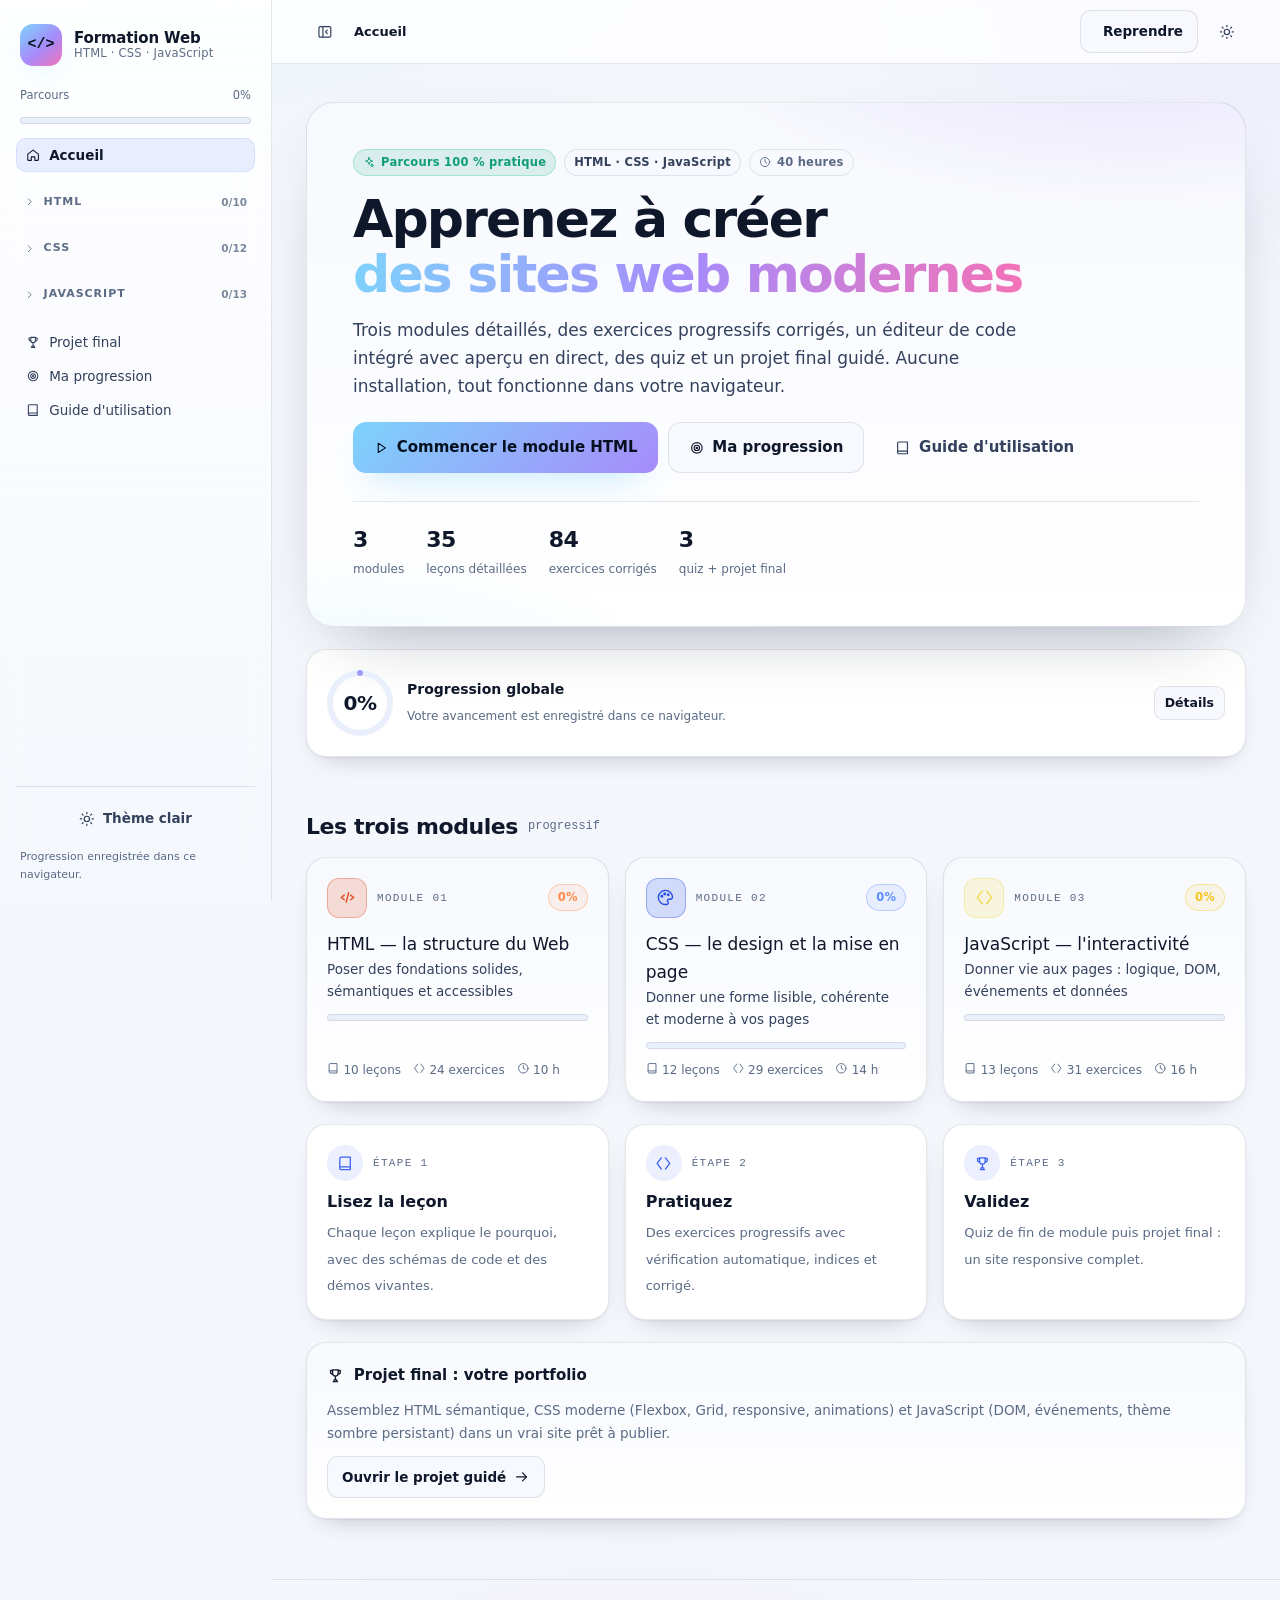
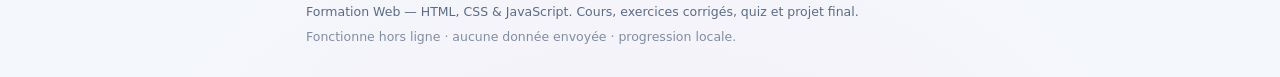
<file: index.html>
<!DOCTYPE html>
<html lang="fr" data-theme="dark">
<head>
<meta charset="utf-8" />
<meta name="viewport" content="width=device-width, initial-scale=1" />
<title>Formation Web · HTML, CSS & JavaScript</title>
<meta name="description" content="Apprentissage interactif du HTML, du CSS et du JavaScript : cours détaillés, exercices progressifs corrigés, quiz et projet final guidé." />
<link rel="icon" href="data:image/svg+xml,%3Csvg xmlns='http://www.w3.org/2000/svg' viewBox='0 0 64 64'%3E%3Crect width='64' height='64' rx='14' fill='%230b0f17'/%3E%3Cpath d='M20 22 L10 32 L20 42' stroke='%2338bdf8' stroke-width='5' fill='none' stroke-linecap='round' stroke-linejoin='round'/%3E%3Cpath d='M44 22 L54 32 L44 42' stroke='%23f472b6' stroke-width='5' fill='none' stroke-linecap='round' stroke-linejoin='round'/%3E%3Cpath d='M36 18 L28 46' stroke='%23fbbf24' stroke-width='5' stroke-linecap='round'/%3E%3C/svg%3E" />
<link rel="stylesheet" href="assets/css/app.css" />
<!-- PWA : manifest d'installation + icônes -->
<link rel="manifest" href="manifest.webmanifest" />
<meta name="theme-color" content="#0b0f17" />
<link rel="apple-touch-icon" href="assets/icons/apple-touch-icon.png" />
<meta name="apple-mobile-web-app-capable" content="yes" />
<meta name="apple-mobile-web-app-status-bar-style" content="black-translucent" />
<meta name="mobile-web-app-capable" content="yes" />
</head>
<body>
<div class="app" id="app">
  <aside class="sidebar" id="sidebar" aria-label="Navigation de la formation">
    <a class="brand" href="#/">
      <span class="brand__mark" aria-hidden="true">&lt;/&gt;</span>
      <span class="brand__text">
        <strong>Formation Web</strong>
        <small>HTML · CSS · JavaScript</small>
      </span>
    </a>
    <div class="sidebar__progress" id="sidebar-progress"></div>
    <nav class="nav" id="nav"></nav>
    <div class="sidebar__foot">
      <button class="btn btn--ghost btn--block" id="theme-toggle" type="button" aria-pressed="false">
        <span class="icon" data-icon="moon"></span><span class="theme-label">Thème sombre</span>
      </button>
      <p class="sidebar__hint">Progression enregistrée dans ce navigateur.</p>
    </div>
  </aside>

  <div class="scrim" id="scrim" hidden></div>

  <div class="main">
    <header class="topbar">
      <button class="btn btn--icon topbar__burger" id="menu-toggle" type="button"
              aria-label="Masquer le menu" aria-controls="sidebar" aria-expanded="true" title="Masquer le menu">
        <span class="icon" aria-hidden="true"><svg viewBox="0 0 24 24" fill="none" stroke="currentColor" stroke-width="1.8" stroke-linecap="round" stroke-linejoin="round"><rect x="3" y="4" width="18" height="16" rx="2"/><path d="M9 4v16"/><path d="M15.5 9.5 13 12l2.5 2.5"/></svg></span>
      </button>
      <nav class="crumbs" id="crumbs" aria-label="Fil d'Ariane"></nav>
      <div class="topbar__spacer"></div>
      <a class="btn btn--soft topbar__resume" id="resume-link" href="#/" hidden>
        <span class="icon" data-icon="play"></span><span>Reprendre</span>
      </a>
      <button class="btn btn--icon" id="theme-toggle-top" type="button" aria-label="Changer de thème">
        <span class="icon" data-icon="moon"></span>
      </button>
    </header>

    <main id="view" class="view" tabindex="-1"></main>

    <footer class="footer">
      <p>Formation Web — HTML, CSS &amp; JavaScript. Cours, exercices corrigés, quiz et projet final.</p>
      <p class="footer__sub">Fonctionne hors ligne · aucune donnée envoyée · progression locale.</p>
    </footer>
  </div>
</div>

<div class="toasts" id="toasts" aria-live="polite" aria-atomic="false"></div>

<script src="assets/js/ui.js"></script>
<script src="assets/js/store.js"></script>
<script src="assets/js/render.js"></script>
<script src="assets/js/editor.js"></script>
<script src="content/meta.js"></script>
<script src="content/module-html.js"></script>
<script src="content/module-css.js"></script>
<script src="content/module-js.js"></script>
<script src="content/project.js"></script>
<script src="content/guide.js"></script>
<script src="assets/js/views.js"></script>
<script src="assets/js/app.js"></script>
</body>
</html>
</file>
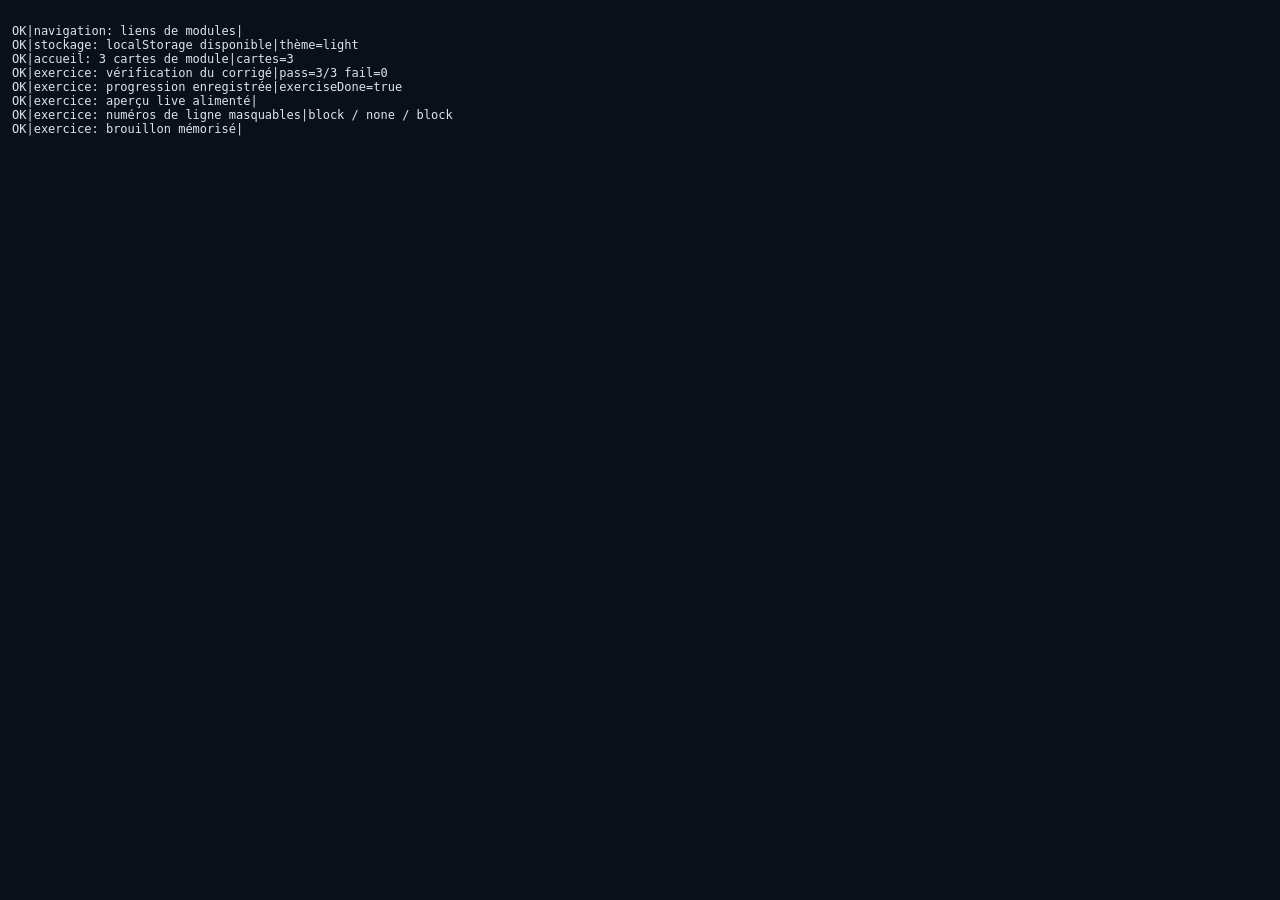
<file: tools/interaction-check.html>
<!DOCTYPE html>
<html lang="fr">
<head>
<meta charset="utf-8" />
<title>Test d'interaction — Formation Web</title>
<style>
  body { font-family: ui-monospace, Consolas, monospace; font-size: 12px; margin: 0; background: #0b0f17; color: #dbe4f5; }
  #out { white-space: pre-wrap; padding: 12px; }
</style>
</head>
<body>
<pre id="out">running…</pre>
<script>
(function () {
  "use strict";
  var out = document.getElementById("out");
  var lines = [];
  function log(text) { lines.push(text); out.textContent = lines.join("\n"); }

  function until(fn, timeout, step) {
    timeout = timeout || 9000;
    step = step || 100;
    return new Promise(function (resolve) {
      var started = Date.now();
      (function poll() {
        var value;
        try { value = fn(); } catch (e) { value = false; }
        if (value) { resolve(true); return; }
        if (Date.now() - started > timeout) { resolve(false); return; }
        setTimeout(poll, step);
      })();
    });
  }

  function openRoute(hash, width, height) {
    return new Promise(function (resolve, reject) {
      var frame = document.createElement("iframe");
      frame.style.cssText = "position:fixed;left:-99999px;top:0;border:0;width:" + (width || 1280) + "px;height:" + (height || 900) + "px";
      frame.onload = function () {
        var win = frame.contentWindow;
        until(function () {
          var view = frame.contentDocument.querySelector("#view");
          return view && view.textContent.trim().length > 40;
        }).then(function (ok) {
          if (!ok) { reject(new Error("page non rendue : " + hash)); return; }
          setTimeout(function () { resolve({ frame: frame, win: win, doc: frame.contentDocument }); }, 250);
        });
      };
      document.body.appendChild(frame);
      frame.src = "../index.html" + hash;
      setTimeout(function () { reject(new Error("délai dépassé : " + hash)); }, 12000);
    });
  }

  function fillExercise(ctx, code) {
    ["html", "css", "js"].forEach(function (lang) {
      var ta = ctx.doc.querySelector('[data-input="' + lang + '"]');
      if (!ta) return;
      ta.value = code[lang] || "";
      ta.dispatchEvent(new ctx.win.Event("input", { bubbles: true }));
    });
  }

  function result(name, ok, detail) {
    log((ok ? "OK|" : "FAIL|") + name + "|" + (detail || ""));
  }

  async function testExercise() {
    var ctx = await openRoute("#/exercise/html-ex-01");
    var win = ctx.win, doc = ctx.doc;
    var entry = win.FW.store.exerciseById("html-ex-01");
    var ex = entry.exercise;
    fillExercise(ctx, ex.solution);

    var verify = doc.querySelector("#verify");
    if (!verify) { result("exercice: bouton Vérifier", false, "bouton absent"); ctx.frame.remove(); return; }
    verify.click();

    var expected = (ex.checks || []).length;
    var appeared = await until(function () {
      return doc.querySelectorAll("#checks .check").length === expected;
    }, 12000);
    var passes = doc.querySelectorAll("#checks .check.is-pass").length;
    var fails = doc.querySelectorAll("#checks .check.is-fail").length;
    result("exercice: vérification du corrigé", appeared && fails === 0 && passes === expected, "pass=" + passes + "/" + expected + " fail=" + fails);

    var stored = await until(function () { return win.FW.store.exerciseDone(ex.id); }, 4000);
    result("exercice: progression enregistrée", stored, "exerciseDone=" + stored);

    var preview = doc.querySelector(".preview iframe");
    var previewOk = !!(preview && preview.contentDocument && preview.contentDocument.body.innerHTML.trim().length > 10);
    result("exercice: aperçu live alimenté", previewOk, "");

    var numbersBtn = doc.querySelector('[data-act="numbers"]');
    var gutter = doc.querySelector(".editor__gutter");
    var gutterBefore = gutter ? win.getComputedStyle(gutter).display : "absent";
    if (numbersBtn) numbersBtn.click();
    var gutterAfter = gutter ? win.getComputedStyle(gutter).display : "absent";
    if (numbersBtn) numbersBtn.click();
    var gutterBack = gutter ? win.getComputedStyle(gutter).display : "absent";
    result("exercice: numéros de ligne masquables",
      gutterBefore !== "none" && gutterAfter === "none" && gutterBack !== "none",
      gutterBefore + " / " + gutterAfter + " / " + gutterBack);

    // brouillon sauvegardé après saisie
    win.FW.store.setDraft("ex:" + ex.id, { html: "<p>draft</p>", css: "", js: "" });
    var draft = win.FW.store.draft("ex:" + ex.id);
    result("exercice: brouillon mémorisé", !!(draft && draft.html.indexOf("draft") >= 0), "");

    ctx.frame.remove();
  }

  async function testBadCode() {
    var ctx = await openRoute("#/exercise/html-ex-01");
    var win = ctx.win, doc = ctx.doc;
    fillExercise(ctx, { html: "<div>rien</div>", css: "", js: "" });
    doc.querySelector("#verify").click();
    var entry = win.FW.store.exerciseById("html-ex-01");
    var expected = (entry.exercise.checks || []).length;
    await until(function () { return doc.querySelectorAll("#checks .check").length === expected; }, 10000);
    var fails = doc.querySelectorAll("#checks .check.is-fail").length;
    result("exercice: code incomplet refusé", fails > 0, "fail=" + fails);
    ctx.frame.remove();
  }

  async function testQuiz() {
    var ctx = await openRoute("#/quiz/html");
    var win = ctx.win, doc = ctx.doc;
    var module = win.FW.store.moduleById("html");
    var questions = module.quiz.questions;
    questions.forEach(function (item, index) {
      var input = doc.querySelector('input[name="q' + index + '"][value="' + item.answer + '"]');
      if (input) {
        input.checked = true;
        input.dispatchEvent(new win.Event("change", { bubbles: true }));
      }
    });
    var form = doc.querySelector("#quiz-form");
    form.dispatchEvent(new win.Event("submit", { bubbles: true, cancelable: true }));

    var shown = await until(function () {
      var box = doc.querySelector("#quiz-result");
      return box && !box.hidden;
    }, 6000);
    var text = doc.querySelector("#quiz-result") ? doc.querySelector("#quiz-result").textContent : "";
    var record = win.FW.store.quizRecord("html");
    var explainsShown = 0;
    doc.querySelectorAll(".explain").forEach(function (node) {
      if (!node.hidden && node.textContent.trim().indexOf("Bonne réponse") >= 0) explainsShown++;
    });
    result("quiz: correction affichée", shown, "");
    result("quiz: score parfait", !!(record && record.score === questions.length), record ? record.score + "/" + questions.length : "aucun score");
    result("quiz: textes de correction", explainsShown === questions.length, explainsShown + "/" + questions.length);
    result("quiz: score affiché", text.indexOf(String(questions.length)) >= 0, "");
    ctx.frame.remove();
  }

  async function testProjectStep() {
    var ctx = await openRoute("#/projet/0");
    var win = ctx.win, doc = ctx.doc;
    var project = win.COURSE_PROJECT;
    var step = project.steps[0];
    fillExercise(ctx, step.solution);
    var btn = doc.querySelector("#verify-step");
    if (!btn) { result("projet: bouton présent", false, ""); ctx.frame.remove(); return; }
    btn.click();
    var expected = (step.checks || []).length;
    var appeared = await until(function () {
      return doc.querySelectorAll("#step-checks .check").length === expected;
    }, 12000);
    var passes = doc.querySelectorAll("#step-checks .check.is-pass").length;
    result("projet: vérification de l'étape", appeared && passes === expected, "pass=" + passes + "/" + expected);
    ctx.frame.remove();
  }

  async function testLessonAndTheme() {
    var ctx = await openRoute("#/lesson/html-02");
    var win = ctx.win, doc = ctx.doc;
    var button = doc.querySelector("#mark-lesson");
    if (button) button.click();
    var done = await until(function () { return win.FW.store.lessonDone("html-02"); }, 3000);
    result("leçon: marquage terminé", done, "");

    var themeBefore = doc.documentElement.getAttribute("data-theme");
    var toggle = doc.querySelector("#theme-toggle-top");
    if (toggle) toggle.click();
    var themeAfter = doc.documentElement.getAttribute("data-theme");
    result("thème: bascule clair/sombre", themeBefore !== themeAfter, themeBefore + " -> " + themeAfter);
    result("thème: préférence mémorisée", !!win.FW.store.theme(), String(win.FW.store.theme()));
    ctx.frame.remove();
  }

  async function testNavigation() {
    var ctx = await openRoute("#/");
    var win = ctx.win, doc = ctx.doc;
    var link = doc.querySelector('a[href="#/module/css"]');
    var theme = doc.documentElement.getAttribute("data-theme") || "sombre";
    var storage = win.FW.store.storageAvailable;
    result("navigation: liens de modules", !!link, "");
    result("stockage: localStorage disponible", !!storage, "thème=" + theme);
    var cards = doc.querySelectorAll(".module-card").length;
    result("accueil: 3 cartes de module", cards === 3, "cartes=" + cards);
    ctx.frame.remove();
  }

  async function testGuide() {
    var ctx = await openRoute("#/guide");
    var win = ctx.win, doc = ctx.doc;
    var sections = doc.querySelectorAll(".guide-section");
    var guide = win.COURSE_GUIDE;
    result("guide: sections affichées", sections.length === (guide.sections || []).length, sections.length + "/" + (guide.sections || []).length);

    var links = doc.querySelectorAll('.toc a[data-anchor]');
    result("guide: sommaire cliquable", links.length === sections.length, links.length + "/" + sections.length);

    var beforeHash = win.location.hash;
    var first = links[0];
    if (first) {
      first.click();
      await new Promise(function (r) { setTimeout(r, 300); });
    }
    var afterHash = win.location.hash;
    result("guide: sommaire n'écrase pas la route", beforeHash === afterHash && afterHash.indexOf("#/guide") === 0, afterHash);

    var text = doc.querySelector("#view").textContent;
    result("guide: contenu rédigé", text.length > 4000, "caractères=" + text.length);

    var stats = doc.querySelectorAll(".stat").length;
    result("guide: repères chiffrés", stats >= 4, "stats=" + stats);

    var navLink = Array.prototype.some.call(doc.querySelectorAll('.nav__link'), function (a) {
      return (a.getAttribute("href") || "") === "#/guide";
    });
    result("guide: entrée dans la navigation", navLink, "");

    ctx.frame.remove();
  }

  async function testSidebar() {
    var ctx = await openRoute("#/module/html", 1440, 900);
    var win = ctx.win, doc = ctx.doc;
    var app = doc.querySelector(".app");
    var toggle = doc.querySelector("#menu-toggle");
    var sidebar = doc.querySelector(".sidebar");

    var visibleBefore = sidebar && sidebar.getBoundingClientRect().width > 200;
    result("menu: visible au chargement (bureau)", visibleBefore, "");

    if (toggle) toggle.click();
    await new Promise(function (r) { setTimeout(r, 420); });
    var collapsedWidth = sidebar.getBoundingClientRect().width;
    var hasClass = app.classList.contains("is-collapsed");
    result("menu: replié après clic", hasClass && collapsedWidth < 2, "largeur=" + Math.round(collapsedWidth));
    result("menu: repli mémorisé", win.FW.store.sidebarCollapsed() === true, String(win.FW.store.sidebarCollapsed()));
    result("menu: bouton annonce l'état", toggle.getAttribute("aria-expanded") === "false", toggle.getAttribute("aria-label"));

    if (toggle) toggle.click();
    await new Promise(function (r) { setTimeout(r, 420); });
    var reopened = sidebar.getBoundingClientRect().width > 200;
    result("menu: réouvert après second clic", reopened && !app.classList.contains("is-collapsed"), "largeur=" + Math.round(sidebar.getBoundingClientRect().width));
    result("menu: état déplié mémorisé", win.FW.store.sidebarCollapsed() === false, String(win.FW.store.sidebarCollapsed()));

    var navLink = doc.querySelector('.nav__link[href="#/lesson/html-03"]');
    result("menu: liens toujours présents", !!navLink, "");
    ctx.frame.remove();
  }

  async function testSidebarMobile() {
    var ctx = await openRoute("#/", 390, 780);
    var win = ctx.win, doc = ctx.doc;
    var toggle = doc.querySelector("#menu-toggle");
    var sidebar = doc.querySelector(".sidebar");
    var offscreen = sidebar.getBoundingClientRect().right <= 1;
    result("menu mobile: fermé au chargement", offscreen, "");

    if (toggle) toggle.click();
    await new Promise(function (r) { setTimeout(r, 420); });
    var opened = sidebar.getBoundingClientRect().left > -2 && doc.body.classList.contains("nav-open");
    result("menu mobile: s'ouvre au clic", opened, "");

    var scrim = doc.querySelector("#scrim");
    if (scrim && !scrim.hidden) scrim.click();
    await new Promise(function (r) { setTimeout(r, 420); });
    result("menu mobile: se ferme via le voile", !doc.body.classList.contains("nav-open"), "");
    ctx.frame.remove();
  }

  async function main() {
    try {
      await testNavigation();
      await testExercise();
      await testBadCode();
      await testQuiz();
      await testProjectStep();
      await testLessonAndTheme();
      await testGuide();
      await testSidebar();
      await testSidebarMobile();
    } catch (e) {
      log("CRASH|" + (e && e.message ? e.message : e));
    }
    var fails = lines.filter(function (l) { return l.indexOf("FAIL|") === 0 || l.indexOf("CRASH|") === 0; }).length;
    log("INTERACTIONS|tests=" + lines.length + " fails=" + fails);
  }

  main();
})();
</script>
</body>
</html>
</file>
<file: assets/css/app.css>
/* =========================================================================
   Formation Web — Feuille de style unique (zéro dépendance)
   Structure : tokens · reset · layout · composants · vues · responsive
   ========================================================================= */

/* ---------------------------------------------------------------- tokens */
:root {
  color-scheme: dark;

  --bg: #070b12;
  --bg-2: #0b111c;
  --surface: #101827;
  --surface-2: #141e2e;
  --surface-3: #1b2740;
  --line: rgba(148, 163, 184, 0.16);
  --line-strong: rgba(148, 163, 184, 0.3);

  --text: #e9eefb;
  --text-2: #b9c5da;
  --muted: #8b9ab3;

  --brand-1: #7dd3fc;
  --brand-2: #a78bfa;
  --brand-3: #f472b6;
  --brand: #8fb4ff;

  --accent: #8fb4ff;
  --accent-soft: rgba(143, 180, 255, 0.14);
  --html: #ff8a4c;
  --css: #5b8cff;
  --js: #f5c518;

  --ok: #34d399;
  --ok-soft: rgba(52, 211, 153, 0.14);
  --warn: #fbbf24;
  --warn-soft: rgba(251, 191, 36, 0.14);
  --danger: #fb7185;
  --danger-soft: rgba(251, 113, 133, 0.14);
  --info: #60a5fa;
  --info-soft: rgba(96, 165, 250, 0.14);

  --r-xs: 8px;
  --r-sm: 10px;
  --r: 14px;
  --r-lg: 20px;
  --r-xl: 28px;

  --shadow-1: 0 1px 2px rgba(2, 6, 23, 0.4), 0 8px 24px -12px rgba(2, 6, 23, 0.6);
  --shadow-2: 0 24px 60px -30px rgba(2, 6, 23, 0.85);
  --glow: 0 0 0 1px rgba(143, 180, 255, 0.22), 0 18px 60px -30px rgba(143, 180, 255, 0.55);

  --sidebar-w: 272px;
  --topbar-h: 64px;

  --font: "Segoe UI", Inter, system-ui, -apple-system, "Helvetica Neue", Arial, sans-serif;
  --mono: ui-monospace, "Cascadia Code", "JetBrains Mono", "Fira Code", Consolas, "Courier New", monospace;

  --tok-com: #6b7c93;
  --tok-tag: #ff9d7a;
  --tok-attr: #8fb4ff;
  --tok-str: #a3e635;
  --tok-num: #fbbf24;
  --tok-kw: #c084fc;
  --tok-fn: #7dd3fc;
  --tok-prop: #93c5fd;
  --tok-punct: #93a3bd;
}

[data-theme="light"] {
  color-scheme: light;
  --bg: #f4f7fc;
  --bg-2: #eef2fa;
  --surface: #ffffff;
  --surface-2: #f7f9fe;
  --surface-3: #eaf0fb;
  --line: rgba(15, 23, 42, 0.1);
  --line-strong: rgba(15, 23, 42, 0.2);

  --text: #0f172a;
  --text-2: #33415c;
  --muted: #5b6b85;

  --brand: #3d63f6;
  --accent: #3d63f6;
  --accent-soft: rgba(61, 99, 246, 0.1);

  --ok: #0f9d76;
  --ok-soft: rgba(15, 157, 118, 0.12);
  --warn: #b45309;
  --warn-soft: rgba(180, 83, 9, 0.12);
  --danger: #dc2626;
  --danger-soft: rgba(220, 38, 38, 0.1);
  --info: #1d4ed8;
  --info-soft: rgba(29, 78, 216, 0.1);

  --shadow-1: 0 1px 2px rgba(15, 23, 42, 0.06), 0 12px 30px -18px rgba(15, 23, 42, 0.35);
  --shadow-2: 0 30px 70px -40px rgba(15, 23, 42, 0.45);
  --glow: 0 0 0 1px rgba(61, 99, 246, 0.18), 0 18px 60px -34px rgba(61, 99, 246, 0.4);

  --tok-com: #7c8aa0;
  --tok-tag: #c2410c;
  --tok-attr: #1d4ed8;
  --tok-str: #15803d;
  --tok-num: #b45309;
  --tok-kw: #7e22ce;
  --tok-fn: #0369a1;
  --tok-prop: #0369a1;
  --tok-punct: #64748b;
}

/* ----------------------------------------------------------------- reset */
*, *::before, *::after { box-sizing: border-box; }
html { -webkit-text-size-adjust: 100%; scroll-behavior: smooth; }
body {
  margin: 0;
  min-height: 100vh;
  background:
    radial-gradient(1100px 620px at 12% -10%, rgba(125, 211, 252, 0.09), transparent 60%),
    radial-gradient(900px 560px at 100% 0%, rgba(167, 139, 250, 0.1), transparent 55%),
    radial-gradient(900px 600px at 50% 110%, rgba(244, 114, 182, 0.06), transparent 60%),
    var(--bg);
  color: var(--text);
  font-family: var(--font);
  font-size: 16px;
  line-height: 1.65;
  -webkit-font-smoothing: antialiased;
}
h1, h2, h3, h4, h5 { margin: 0; line-height: 1.25; letter-spacing: -0.02em; font-weight: 700; }
p { margin: 0; }
a { color: var(--accent); text-decoration: none; }
a:hover { text-decoration: underline; text-underline-offset: 3px; }
button { font: inherit; color: inherit; }
img, svg, iframe { max-width: 100%; }
ul, ol { margin: 0; padding-left: 1.3em; }
:focus-visible { outline: 2px solid var(--accent); outline-offset: 2px; border-radius: 6px; }
::selection { background: rgba(143, 180, 255, 0.35); }
mark { background: rgba(251, 191, 36, 0.28); color: inherit; padding: 0 .25em; border-radius: 4px; }
hr { border: 0; border-top: 1px solid var(--line); }

/* icônes */
.icon { display: inline-flex; align-items: center; justify-content: center; }
.icon svg { width: 1.05em; height: 1.05em; display: block; }

/* ---------------------------------------------------------------- layout */
.app { display: grid; grid-template-columns: var(--sidebar-w) minmax(0, 1fr); min-height: 100vh; transition: grid-template-columns .24s cubic-bezier(.3,.9,.3,1); }

/* colonne de gauche repliée (écrans larges) */
.app.is-collapsed { grid-template-columns: 0 minmax(0, 1fr); }
.app.is-collapsed .sidebar {
  min-width: 0; padding-left: 0; padding-right: 0; overflow: hidden;
  opacity: 0; visibility: hidden; border-right-color: transparent;
}

.sidebar {
  position: sticky;
  top: 0;
  height: 100vh;
  display: flex;
  flex-direction: column;
  gap: 14px;
  padding: 20px 16px 16px;
  border-right: 1px solid var(--line);
  background: linear-gradient(180deg, rgba(16, 24, 39, 0.9), rgba(7, 11, 18, 0.6));
  backdrop-filter: blur(14px);
  z-index: 40;
  transition: opacity .18s ease, visibility .18s ease;
}
[data-theme="light"] .sidebar { background: linear-gradient(180deg, rgba(255, 255, 255, 0.94), rgba(244, 247, 252, 0.72)); }

.brand { display: flex; align-items: center; gap: 12px; color: var(--text); text-decoration: none; padding: 4px; }
.brand:hover { text-decoration: none; }
.brand__mark {
  width: 42px; height: 42px; display: grid; place-items: center; border-radius: 13px;
  font-family: var(--mono); font-size: 15px; font-weight: 700; color: #04121f;
  background: linear-gradient(140deg, var(--brand-1), var(--brand-2) 55%, var(--brand-3));
  box-shadow: 0 10px 30px -14px rgba(125, 211, 252, 0.9);
}
.brand__text { display: flex; flex-direction: column; line-height: 1.2; }
.brand__text strong { font-size: 15px; letter-spacing: -0.01em; }
.brand__text small { color: var(--muted); font-size: 11.5px; letter-spacing: .02em; }

.sidebar__progress { padding: 2px 4px 0; }
.sidebar__progress .pbar__label { font-size: 11.5px; color: var(--muted); display: flex; justify-content: space-between; margin-bottom: 6px; }

.nav { flex: 1; overflow-y: auto; display: flex; flex-direction: column; gap: 2px; margin: 0 -6px; padding: 0 6px 6px; scrollbar-width: thin; }
.nav__group { margin-top: 12px; }
.nav__group-head {
  display: flex; align-items: center; gap: 8px; width: 100%;
  background: none; border: 0; cursor: pointer; padding: 7px 8px;
  color: var(--muted); font-size: 11px; font-weight: 700; letter-spacing: .09em; text-transform: uppercase;
  border-radius: var(--r-xs);
}
.nav__group-head:hover { color: var(--text-2); background: var(--surface-2); }
.nav__group-head .icon { transition: transform .2s ease; }
.nav__group-head[aria-expanded="false"] .icon { transform: rotate(-90deg); }
.nav__group-count { margin-left: auto; font-size: 10.5px; letter-spacing: 0; text-transform: none; color: var(--muted); opacity: .8; }
.nav__items { display: flex; flex-direction: column; gap: 1px; overflow: hidden; }
.nav__items[hidden] { display: none; }

.nav__link {
  display: flex; align-items: center; gap: 9px;
  padding: 7px 9px; border-radius: var(--r-sm);
  color: var(--text-2); font-size: 13.5px; text-decoration: none;
  border: 1px solid transparent; line-height: 1.35;
}
.nav__link:hover { background: var(--surface-2); color: var(--text); text-decoration: none; }
.nav__link.is-active { background: var(--accent-soft); border-color: rgba(143, 180, 255, 0.26); color: var(--text); font-weight: 600; }
.nav__dot { width: 7px; height: 7px; border-radius: 50%; background: var(--line-strong); flex: none; }
.nav__dot.is-done { background: var(--ok); box-shadow: 0 0 0 3px var(--ok-soft); }
.nav__dot.is-doing { background: var(--warn); box-shadow: 0 0 0 3px var(--warn-soft); }
.nav__index { color: var(--muted); font-family: var(--mono); font-size: 11px; min-width: 16px; }
.nav__label { overflow: hidden; text-overflow: ellipsis; white-space: nowrap; }

.sidebar__foot { display: flex; flex-direction: column; gap: 8px; padding-top: 10px; border-top: 1px solid var(--line); }
.sidebar__hint { font-size: 11px; color: var(--muted); padding: 0 4px; }

.main { min-width: 0; display: flex; flex-direction: column; min-height: 100vh; }

.topbar {
  position: sticky; top: 0; z-index: 30;
  height: var(--topbar-h); display: flex; align-items: center; gap: 10px;
  padding: 0 clamp(14px, 3vw, 34px);
  border-bottom: 1px solid var(--line);
  background: rgba(7, 11, 18, 0.72);
  backdrop-filter: blur(16px) saturate(140%);
}
[data-theme="light"] .topbar { background: rgba(255, 255, 255, 0.78); }
.topbar__spacer { flex: 1; }
.topbar__burger { display: inline-flex; }
.topbar__resume { font-size: 13px; }

.crumbs { display: flex; align-items: center; gap: 7px; font-size: 13px; color: var(--muted); min-width: 0; }
.crumbs a { color: var(--muted); }
.crumbs a:hover { color: var(--text); text-decoration: none; }
.crumbs .sep { opacity: .5; }
.crumbs .current { color: var(--text); font-weight: 600; overflow: hidden; text-overflow: ellipsis; white-space: nowrap; }

.view { flex: 1; width: 100%; max-width: 1180px; margin: 0 auto; padding: clamp(18px, 3vw, 38px) clamp(14px, 3vw, 34px) 60px; outline: none; }
.footer { border-top: 1px solid var(--line); padding: 22px clamp(14px, 3vw, 34px) 30px; color: var(--muted); font-size: 12.5px; display: flex; flex-direction: column; gap: 4px; }
.footer__sub { opacity: .75; }

/* -------------------------------------------------------------- boutons */
.btn {
  --btn-bg: transparent;
  display: inline-flex; align-items: center; justify-content: center; gap: 8px;
  padding: 9px 14px; border-radius: 11px; border: 1px solid var(--line-strong);
  background: var(--btn-bg); color: var(--text); font-size: 13.5px; font-weight: 600;
  cursor: pointer; text-decoration: none; white-space: nowrap;
  transition: background .16s ease, border-color .16s ease, transform .12s ease, color .16s ease, box-shadow .16s ease;
}
.btn:hover { text-decoration: none; border-color: var(--accent); }
.btn:active { transform: translateY(1px); }
.btn:disabled { opacity: .5; cursor: not-allowed; }
.btn--primary {
  border: 0; color: #05101f;
  background: linear-gradient(135deg, var(--brand-1), var(--brand-2));
  box-shadow: 0 14px 34px -18px rgba(125, 211, 252, 0.9);
}
.btn--primary:hover { filter: brightness(1.06); box-shadow: 0 16px 40px -18px rgba(167, 139, 250, 0.95); }
.btn--soft { background: var(--surface-2); border-color: var(--line); }
.btn--soft:hover { background: var(--surface-3); }
.btn--ghost { border-color: transparent; color: var(--text-2); }
.btn--ghost:hover { background: var(--surface-2); color: var(--text); }
.btn--ok { background: var(--ok-soft); border-color: rgba(52, 211, 153, 0.4); color: var(--ok); }
.btn--danger { background: var(--danger-soft); border-color: rgba(251, 113, 133, 0.35); color: var(--danger); }
.btn--icon { padding: 8px; width: 38px; height: 38px; border-radius: 10px; border-color: transparent; color: var(--text-2); }
.btn--icon:hover { background: var(--surface-2); color: var(--text); }
.btn--block { width: 100%; }
.btn--sm { padding: 6px 10px; font-size: 12.5px; border-radius: 9px; }
.btn--lg { padding: 12px 20px; font-size: 15px; border-radius: 13px; }
.btn .icon { font-size: 15px; }

/* -------------------------------------------------------------- divers */
.chip {
  display: inline-flex; align-items: center; gap: 6px; padding: 3px 9px;
  border-radius: 999px; font-size: 11.5px; font-weight: 700; letter-spacing: .02em;
  background: var(--surface-2); border: 1px solid var(--line); color: var(--text-2);
}
.chip--html { color: var(--html); border-color: rgba(255, 138, 76, .35); background: rgba(255, 138, 76, .1); }
.chip--css { color: var(--css); border-color: rgba(91, 140, 255, .35); background: rgba(91, 140, 255, .1); }
.chip--js { color: var(--js); border-color: rgba(245, 197, 24, .35); background: rgba(245, 197, 24, .1); }
.chip--ok { color: var(--ok); border-color: rgba(52, 211, 153, .35); background: var(--ok-soft); }
.chip--warn { color: var(--warn); border-color: rgba(251, 191, 36, .35); background: var(--warn-soft); }
.chip--danger { color: var(--danger); border-color: rgba(251, 113, 133, .35); background: var(--danger-soft); }
.chip--ghost { background: transparent; color: var(--muted); }

.eyebrow { display: inline-flex; align-items: center; gap: 8px; font-size: 12px; font-weight: 700; letter-spacing: .12em; text-transform: uppercase; color: var(--muted); }
.h1 { font-size: clamp(28px, 4.4vw, 44px); }
.h2 { font-size: clamp(21px, 2.8vw, 28px); }
.h3 { font-size: clamp(17px, 2vw, 20px); }
.lead { color: var(--text-2); font-size: clamp(15px, 1.6vw, 17.5px); }
.muted { color: var(--muted); }
.small { font-size: 12.5px; }
.center { text-align: center; }
.stack { display: flex; flex-direction: column; gap: 14px; }
.row { display: flex; align-items: center; gap: 10px; flex-wrap: wrap; }
.grow { flex: 1; }
.gradient-text {
  background: linear-gradient(100deg, var(--brand-1), var(--brand-2) 50%, var(--brand-3));
  -webkit-background-clip: text; background-clip: text; color: transparent;
}
code.inline, .blk p code, .blk li code, .blk td code, .blk th code, .callout code, .step code, .check code {
  font-family: var(--mono); font-size: .88em; padding: .1em .38em; border-radius: 6px;
  background: var(--surface-3); border: 1px solid var(--line); color: var(--brand-1);
  white-space: normal; overflow-wrap: anywhere;
}
[data-theme="light"] code.inline, [data-theme="light"] .blk p code { color: #1d4ed8; }

/* --------------------------------------------------------- cartes & grilles */
.card {
  background: linear-gradient(180deg, var(--surface-2), var(--surface));
  border: 1px solid var(--line); border-radius: var(--r-lg);
  padding: 20px; box-shadow: var(--shadow-1);
}
.card--flat { background: var(--surface); }
.card__head { display: flex; align-items: center; gap: 10px; margin-bottom: 12px; }
.card__title { font-size: 15px; font-weight: 700; }
.grid { display: grid; gap: 16px; }
.grid--2 { grid-template-columns: repeat(auto-fit, minmax(280px, 1fr)); }
.grid--3 { grid-template-columns: repeat(auto-fit, minmax(250px, 1fr)); }
.grid--4 { grid-template-columns: repeat(auto-fit, minmax(190px, 1fr)); }

/* --------------------------------------------------------------- accueil */
.hero {
  position: relative; overflow: hidden; border-radius: var(--r-xl);
  border: 1px solid var(--line); padding: clamp(24px, 3.6vw, 46px);
  background:
    radial-gradient(700px 320px at 88% -20%, rgba(167, 139, 250, 0.24), transparent 65%),
    radial-gradient(600px 300px at 5% 120%, rgba(125, 211, 252, 0.18), transparent 60%),
    linear-gradient(180deg, var(--surface-2), var(--surface));
  box-shadow: var(--shadow-2);
}
.hero__badges { display: flex; gap: 8px; flex-wrap: wrap; margin-bottom: 16px; }
.hero__title { font-size: clamp(30px, 5vw, 52px); line-height: 1.06; letter-spacing: -0.035em; }
.hero__text { margin-top: 14px; max-width: 62ch; color: var(--text-2); font-size: clamp(14.5px, 1.5vw, 17px); }
.hero__actions { display: flex; gap: 10px; flex-wrap: wrap; margin-top: 22px; }
.hero__aside { display: flex; gap: 22px; flex-wrap: wrap; margin-top: 28px; padding-top: 20px; border-top: 1px solid var(--line); }
.hero__stat { display: flex; flex-direction: column; gap: 2px; }
.hero__stat strong { font-size: 22px; letter-spacing: -0.02em; }
.hero__stat span { font-size: 12px; color: var(--muted); }

.module-card {
  position: relative; display: flex; flex-direction: column; gap: 12px;
  padding: 20px; border-radius: var(--r-lg); text-decoration: none; color: inherit;
  background: linear-gradient(180deg, var(--surface-2), var(--surface));
  border: 1px solid var(--line); box-shadow: var(--shadow-1);
  transition: transform .18s ease, border-color .18s ease, box-shadow .18s ease;
}
.module-card:hover { text-decoration: none; transform: translateY(-3px); border-color: var(--module-accent, var(--accent)); box-shadow: var(--glow); }
.module-card__top { display: flex; align-items: center; gap: 10px; }
.module-card__icon {
  width: 40px; height: 40px; border-radius: 12px; display: grid; place-items: center; font-size: 18px;
  background: color-mix(in srgb, var(--module-accent, var(--accent)) 18%, transparent);
  color: var(--module-accent, var(--accent));
  border: 1px solid color-mix(in srgb, var(--module-accent, var(--accent)) 35%, transparent);
}
.module-card__num { font-family: var(--mono); font-size: 11px; color: var(--muted); letter-spacing: .12em; }
.module-card__title { font-size: 17px; }
.module-card__desc { color: var(--text-2); font-size: 13.5px; }
.module-card__meta { display: flex; gap: 12px; font-size: 12px; color: var(--muted); margin-top: auto; }

/* -------------------------------------------------------------- progression */
.pbar { display: flex; flex-direction: column; gap: 6px; }
.pbar__track { height: 7px; border-radius: 999px; background: var(--surface-3); overflow: hidden; border: 1px solid var(--line); }
.pbar__fill { height: 100%; border-radius: 999px; background: linear-gradient(90deg, var(--brand-1), var(--brand-2)); transition: width .5s cubic-bezier(.3,.9,.3,1); }
.pbar__label { display: flex; justify-content: space-between; font-size: 12px; color: var(--muted); }

.ring { position: relative; display: grid; place-items: center; }
.ring svg { transform: rotate(-90deg); }
.ring__value { position: absolute; display: grid; place-items: center; text-align: center; }
.ring__value strong { font-size: 20px; letter-spacing: -0.02em; line-height: 1; }
.ring__value span { font-size: 10.5px; color: var(--muted); }

.stat { display: flex; flex-direction: column; gap: 2px; padding: 14px 16px; border-radius: var(--r); background: var(--surface-2); border: 1px solid var(--line); }
.stat strong { font-size: 20px; }
.stat span { font-size: 12px; color: var(--muted); }

.badge-card { display: flex; align-items: center; gap: 12px; padding: 14px; border-radius: var(--r); background: var(--surface-2); border: 1px solid var(--line); opacity: .5; }
.badge-card.is-on { opacity: 1; border-color: rgba(52, 211, 153, 0.35); background: linear-gradient(180deg, var(--ok-soft), var(--surface-2)); }
.badge-card__icon { width: 36px; height: 36px; border-radius: 50%; display: grid; place-items: center; background: var(--surface-3); color: var(--muted); flex: none; }
.badge-card.is-on .badge-card__icon { background: var(--ok-soft); color: var(--ok); }
.badge-card strong { font-size: 13.5px; display: block; }
.badge-card small { color: var(--muted); font-size: 11.5px; }

/* ------------------------------------------------------- page de module */
.module-hero { display: flex; flex-wrap: wrap; align-items: flex-end; justify-content: space-between; gap: 20px; }
.module-hero__main { min-width: 260px; flex: 1; }
.goals { display: grid; gap: 8px; margin: 0; padding: 0; list-style: none; }
.goals li { display: flex; gap: 10px; align-items: flex-start; font-size: 13.5px; color: var(--text-2); }
.goals li .icon { color: var(--ok); margin-top: 3px; flex: none; font-size: 13px; }

.lesson-row {
  display: flex; align-items: center; gap: 14px; padding: 15px 16px;
  border-radius: var(--r); border: 1px solid var(--line); background: var(--surface);
  text-decoration: none; color: inherit; transition: border-color .16s ease, transform .16s ease, background .16s ease;
}
.lesson-row:hover { text-decoration: none; transform: translateX(2px); border-color: var(--accent); background: var(--surface-2); }
.lesson-row__num {
  width: 34px; height: 34px; flex: none; border-radius: 10px; display: grid; place-items: center;
  font-family: var(--mono); font-size: 12.5px; font-weight: 700;
  background: var(--surface-3); border: 1px solid var(--line); color: var(--text-2);
}
.lesson-row.is-done .lesson-row__num { background: var(--ok-soft); color: var(--ok); border-color: rgba(52,211,153,.35); }
.lesson-row__body { flex: 1; min-width: 0; }
.lesson-row__title { font-weight: 600; font-size: 14.5px; }
.lesson-row__meta { display: flex; gap: 12px; font-size: 12px; color: var(--muted); flex-wrap: wrap; }
.lesson-row__go { color: var(--muted); }

/* ------------------------------------------------------- page de leçon */
.lesson-layout { display: grid; grid-template-columns: minmax(0, 1fr) 232px; gap: 34px; align-items: start; }
.lesson-head { display: flex; flex-direction: column; gap: 14px; padding-bottom: 22px; border-bottom: 1px solid var(--line); }
.lesson-head__meta { display: flex; gap: 10px; flex-wrap: wrap; align-items: center; }
.objectives { border-radius: var(--r); border: 1px solid var(--line); background: var(--surface-2); padding: 16px 18px; }
.objectives h3 { font-size: 12px; text-transform: uppercase; letter-spacing: .1em; color: var(--muted); margin-bottom: 10px; }

.toc { position: sticky; top: calc(var(--topbar-h) + 18px); display: flex; flex-direction: column; gap: 8px; font-size: 13px; }
.toc__title { font-size: 11px; text-transform: uppercase; letter-spacing: .1em; color: var(--muted); }
.toc__num { font-family: var(--mono); font-size: 10.5px; color: var(--muted); }
.guide-section { margin-top: 26px; }
.guide-section .section-title { margin: 10px 0 14px; padding-top: 10px; border-top: 1px solid var(--line); }
.toc a { color: var(--muted); padding: 5px 10px; border-left: 2px solid var(--line); line-height: 1.35; }
.toc a:hover { color: var(--text); text-decoration: none; border-color: var(--accent); }
.toc a.is-current { color: var(--text); border-color: var(--accent); background: var(--accent-soft); border-radius: 0 8px 8px 0; }

.blocks { display: flex; flex-direction: column; gap: 20px; margin-top: 26px; }
.blk h2, .blk h3 { margin: 0; }
.blk p, .blk li, .blk td, .blk th { color: var(--text-2); overflow-wrap: break-word; }
.blk--h { margin-top: 26px; padding-top: 4px; }
.blk--h h2 { font-size: clamp(19px, 2.2vw, 24px); color: var(--text); }
.blk--h h3 { font-size: clamp(16px, 1.8vw, 19px); color: var(--text); }
.blk--lead p { font-size: 17px; color: var(--text); }
.blk--list ul, .blk--list ol { display: flex; flex-direction: column; gap: 7px; }
.blk--list li::marker { color: var(--accent); }

.code-card { border-radius: var(--r); border: 1px solid var(--line); background: #0a1120; overflow: hidden; box-shadow: var(--shadow-1); }
[data-theme="light"] .code-card { background: #0f172a; }
.code-card__bar { display: flex; align-items: center; gap: 10px; padding: 8px 12px; border-bottom: 1px solid rgba(148,163,184,.16); background: rgba(148, 163, 184, 0.06); }
.code-card__lang { font-family: var(--mono); font-size: 11px; text-transform: uppercase; letter-spacing: .1em; color: #9aa8c0; }
.code-card__caption { font-size: 12px; color: #9aa8c0; flex: 1; overflow: hidden; text-overflow: ellipsis; white-space: nowrap; }
.code-card__copy { margin-left: auto; }
.code-card pre { margin: 0; padding: 14px 16px; overflow-x: auto; }
.code-card code { font-family: var(--mono); font-size: 13px; line-height: 1.62; color: #dbe4f5; white-space: pre; }
.code-card .tok-com { color: var(--tok-com); font-style: italic; }
.code-card .tok-tag { color: var(--tok-tag); }
.code-card .tok-attr { color: var(--tok-attr); }
.code-card .tok-str { color: var(--tok-str); }
.code-card .tok-num { color: var(--tok-num); }
.code-card .tok-kw { color: var(--tok-kw); }
.code-card .tok-fn { color: var(--tok-fn); }
.code-card .tok-prop { color: var(--tok-prop); }
.code-card .tok-punct { color: var(--tok-punct); }

.callout { display: flex; gap: 12px; padding: 15px 17px; border-radius: var(--r); border: 1px solid var(--line); background: var(--surface-2); }
.callout__icon { flex: none; width: 26px; height: 26px; border-radius: 8px; display: grid; place-items: center; font-size: 14px; }
.callout__body { display: flex; flex-direction: column; gap: 6px; min-width: 0; }
.callout__title { font-weight: 700; font-size: 13.5px; }
.callout ul { margin: 0; padding-left: 1.2em; display: flex; flex-direction: column; gap: 4px; }
.callout--info { border-color: rgba(96,165,250,.35); background: var(--info-soft); }
.callout--info .callout__icon { background: rgba(96,165,250,.2); color: var(--info); }
.callout--tip { border-color: rgba(52,211,153,.35); background: var(--ok-soft); }
.callout--tip .callout__icon { background: rgba(52,211,153,.2); color: var(--ok); }
.callout--warning { border-color: rgba(251,191,36,.38); background: var(--warn-soft); }
.callout--warning .callout__icon { background: rgba(251,191,36,.2); color: var(--warn); }
.callout--danger { border-color: rgba(251,113,133,.38); background: var(--danger-soft); }
.callout--danger .callout__icon { background: rgba(251,113,133,.2); color: var(--danger); }
.callout--success { border-color: rgba(52,211,153,.4); background: var(--ok-soft); }
.callout--success .callout__icon { background: rgba(52,211,153,.2); color: var(--ok); }

.table-wrap { overflow-x: auto; border-radius: var(--r); border: 1px solid var(--line); }
table.tbl { width: 100%; border-collapse: collapse; font-size: 13.5px; background: var(--surface); }
table.tbl th { text-align: left; padding: 10px 13px; background: var(--surface-2); color: var(--text); font-size: 12px; text-transform: uppercase; letter-spacing: .06em; border-bottom: 1px solid var(--line); }
table.tbl td { padding: 10px 13px; border-bottom: 1px solid var(--line); vertical-align: top; }
table.tbl tr:last-child td { border-bottom: 0; }

.steps-list { display: flex; flex-direction: column; gap: 0; counter-reset: st; }
.step-item { display: flex; gap: 14px; padding-bottom: 18px; position: relative; }
.step-item:last-child { padding-bottom: 0; }
.step-item::before {
  counter-increment: st; content: counter(st);
  width: 26px; height: 26px; flex: none; border-radius: 50%; display: grid; place-items: center;
  font-size: 12px; font-weight: 700; font-family: var(--mono);
  background: var(--accent-soft); color: var(--accent); border: 1px solid rgba(143,180,255,.35);
}
.step-item:not(:last-child)::after { content: ""; position: absolute; left: 13px; top: 28px; bottom: 2px; width: 1px; background: var(--line); }
.step-item__title { font-weight: 600; font-size: 14px; }
.step-item__text { color: var(--text-2); font-size: 13.5px; }

.keyterms { display: grid; gap: 10px; }
.keyterm { display: grid; grid-template-columns: minmax(120px, 180px) 1fr; gap: 12px; padding: 11px 14px; border-radius: var(--r-sm); background: var(--surface-2); border: 1px solid var(--line); }
.keyterm dt, .keyterm strong { font-family: var(--mono); font-size: 12.5px; color: var(--brand-1); }
.keyterm dd { margin: 0; font-size: 13px; color: var(--text-2); }

.quote { border-left: 3px solid var(--accent); padding: 6px 0 6px 16px; font-size: 15.5px; color: var(--text-2); font-style: italic; }
.quote cite { display: block; font-style: normal; font-size: 12.5px; color: var(--muted); margin-top: 6px; }

.checklist { display: grid; gap: 8px; padding: 16px 18px; border-radius: var(--r); border: 1px dashed var(--line-strong); background: var(--surface-2); }
.checklist__title { font-size: 12px; text-transform: uppercase; letter-spacing: .1em; color: var(--muted); margin-bottom: 2px; }
.checklist ul { list-style: none; margin: 0; padding: 0; display: grid; gap: 8px; }
.checklist li { display: flex; gap: 9px; align-items: flex-start; font-size: 13.5px; color: var(--text-2); }
.checklist li .icon { color: var(--ok); margin-top: 3px; flex: none; font-size: 13px; }

.compare { display: grid; grid-template-columns: repeat(auto-fit, minmax(240px, 1fr)); gap: 14px; }
.compare__col { display: flex; flex-direction: column; gap: 8px; }
.compare__title { display: flex; align-items: center; gap: 7px; font-size: 12.5px; font-weight: 700; }
.compare__title .icon { font-size: 13px; }
.compare--bad .compare__title { color: var(--danger); }
.compare--good .compare__title { color: var(--ok); }
.compare__note { font-size: 12.5px; color: var(--muted); }

.demo-card { border-radius: var(--r); border: 1px solid var(--line); overflow: hidden; background: var(--surface-2); }
.demo-card__bar { display: flex; align-items: center; gap: 8px; padding: 8px 12px; font-size: 12px; color: var(--muted); border-bottom: 1px solid var(--line); background: var(--surface-3); }
.demo-card__bar .icon { color: var(--accent); }
.demo-card__body { display: grid; grid-template-columns: 1fr 1fr; min-height: 160px; }
.demo-card__codewrap { background: #0a1120; border-right: 1px solid var(--line); max-height: 340px; overflow: auto; }
.demo-card__code { margin: 0; padding: 12px; overflow: visible; background: transparent; font-family: var(--mono); font-size: 12px; line-height: 1.55; color: #dbe4f5; }
.demo-card__code[hidden] { display: none; }
.demo-card__code .tok-com { color: var(--tok-com); font-style: italic; }
.demo-card__code .tok-tag { color: var(--tok-tag); }
.demo-card__code .tok-attr { color: var(--tok-attr); }
.demo-card__code .tok-str { color: var(--tok-str); }
.demo-card__code .tok-kw { color: var(--tok-kw); }
.demo-card__code .tok-num { color: var(--tok-num); }
.demo-card__code .tok-fn { color: var(--tok-fn); }
.demo-card__code .tok-prop { color: var(--tok-prop); }
.demo-card__preview { background: #fff; }
.demo-card__preview iframe { display: block; width: 100%; height: 100%; border: 0; background: #fff; }
.demo-card__tabs { display: flex; gap: 4px; margin-left: auto; }
.demo-card__tab { background: none; border: 0; color: var(--muted); font-size: 11.5px; font-family: var(--mono); padding: 2px 7px; border-radius: 6px; cursor: pointer; }
.demo-card__tab.is-active { background: var(--surface); color: var(--text); }

.section-title { display: flex; align-items: center; gap: 10px; margin: 34px 0 16px; }
.section-title h2 { font-size: clamp(18px, 2.2vw, 22px); }
.section-title__count { font-size: 12px; color: var(--muted); font-family: var(--mono); }

.lesson-nav { display: flex; align-items: center; gap: 12px; margin-top: 34px; padding-top: 20px; border-top: 1px solid var(--line); flex-wrap: wrap; }
.lesson-nav .btn { flex: 1 1 auto; justify-content: center; min-width: 0; white-space: normal; }
.lesson-nav__center { display: flex; gap: 8px; }

/* ----------------------------------------------------------- exercices */
.exercise-head { display: flex; flex-wrap: wrap; gap: 14px; align-items: flex-start; justify-content: space-between; }
.difficulty { display: inline-flex; gap: 4px; align-items: center; }
.difficulty i { width: 20px; height: 5px; border-radius: 999px; background: var(--surface-3); border: 1px solid var(--line); }
.difficulty i.on { background: linear-gradient(90deg, var(--brand-1), var(--brand-2)); border-color: transparent; }

.exercise-layout { display: grid; grid-template-columns: minmax(300px, 400px) minmax(0, 1fr); gap: 22px; align-items: start; margin-top: 20px; }
.exercise-aside { display: flex; flex-direction: column; gap: 16px; position: sticky; top: calc(var(--topbar-h) + 16px); }
.instructions { display: flex; flex-direction: column; gap: 12px; }
.instructions ol { display: flex; flex-direction: column; gap: 9px; padding-left: 1.25em; }
.instructions li { font-size: 13.5px; color: var(--text-2); }
.instructions li::marker { color: var(--accent); font-weight: 700; }

.playground { border-radius: var(--r-lg); border: 1px solid var(--line); background: var(--surface); overflow: hidden; box-shadow: var(--shadow-1); }
.playground__bar { display: flex; align-items: center; gap: 6px; padding: 8px 10px; border-bottom: 1px solid var(--line); background: var(--surface-2); flex-wrap: wrap; }
.tabs { display: flex; gap: 4px; background: var(--surface-3); padding: 3px; border-radius: 10px; }
.tab { border: 0; background: none; padding: 5px 11px; border-radius: 8px; font-size: 12.5px; font-family: var(--mono); color: var(--muted); cursor: pointer; font-weight: 600; }
.tab:hover { color: var(--text); }
.tab.is-active { background: var(--surface); color: var(--text); box-shadow: var(--shadow-1); }
.tab .tab__dot { display: inline-block; width: 6px; height: 6px; border-radius: 50%; margin-right: 5px; vertical-align: 1px; }
.tab--html .tab__dot { background: var(--html); }
.tab--css .tab__dot { background: var(--css); }
.tab--js .tab__dot { background: var(--js); }

.playground__pane { display: none; }
.playground__pane.is-active { display: block; }
.editor { position: relative; display: flex; background: #0a1120; min-height: 240px; }
[data-theme="light"] .editor { background: #0f172a; }
.editor__gutter {
  flex: none; width: 44px; padding: 12px 8px 12px 0; text-align: right;
  font-family: var(--mono); font-size: 12.5px; line-height: 1.6; color: #46536b;
  background: rgba(148,163,184,.05); border-right: 1px solid rgba(148,163,184,.12);
  overflow: hidden; user-select: none;
}
.editor__stage { position: relative; flex: 1; min-width: 0; }
.editor__highlight,
.editor__input {
  margin: 0; padding: 12px 14px; border: 0; width: 100%;
  font-family: var(--mono); font-size: 12.5px; line-height: 1.6; tab-size: 2;
  white-space: pre; overflow: auto; letter-spacing: 0;
}
.editor__highlight { position: absolute; inset: 0; pointer-events: none; color: #dbe4f5; }
.editor__highlight .tok-com { color: var(--tok-com); font-style: italic; }
.editor__highlight .tok-tag { color: var(--tok-tag); }
.editor__highlight .tok-attr { color: var(--tok-attr); }
.editor__highlight .tok-str { color: var(--tok-str); }
.editor__highlight .tok-num { color: var(--tok-num); }
.editor__highlight .tok-kw { color: var(--tok-kw); }
.editor__highlight .tok-fn { color: var(--tok-fn); }
.editor__highlight .tok-prop { color: var(--tok-prop); }
.editor__highlight .tok-punct { color: var(--tok-punct); }
.editor__input {
  position: relative; display: block; min-height: 240px; resize: vertical;
  background: transparent; color: transparent; caret-color: #e9eefb;
  outline: none; border-radius: 0;
}
.editor__input::selection { background: rgba(143,180,255,.28); color: transparent; }
.editor.is-plain .editor__highlight { display: none; }
.editor.is-plain .editor__input { color: #dbe4f5; }
.editor.is-nonumbered .editor__gutter { display: none; }
.editor.is-nonumbered .editor__stage { border-left: 0; }

.playground__foot { display: flex; align-items: center; gap: 8px; padding: 8px 10px; border-top: 1px solid var(--line); background: var(--surface-2); flex-wrap: wrap; }
.playground__status { font-size: 11.5px; color: var(--muted); display: inline-flex; align-items: center; gap: 6px; }
.playground__status .dot { width: 7px; height: 7px; border-radius: 50%; background: var(--ok); }
.playground__status.is-stale .dot { background: var(--warn); }
.playground__status.is-error .dot { background: var(--danger); }

.preview { border-top: 1px solid var(--line); background: #fff; position: relative; }
.preview__bar { display: flex; align-items: center; gap: 8px; padding: 6px 10px; background: var(--surface-2); border-bottom: 1px solid var(--line); font-size: 11.5px; color: var(--muted); }
.preview__bar .dots { display: flex; gap: 4px; }
.preview__bar .dots i { width: 8px; height: 8px; border-radius: 50%; background: var(--line-strong); }
.preview iframe { display: block; width: 100%; border: 0; background: #fff; }

.check-panel { display: flex; flex-direction: column; gap: 10px; }
.checks { display: flex; flex-direction: column; gap: 6px; }
.check { display: flex; gap: 9px; align-items: flex-start; padding: 8px 10px; border-radius: var(--r-xs); background: var(--surface-2); border: 1px solid var(--line); font-size: 12.5px; }
.check__mark { flex: none; width: 18px; height: 18px; border-radius: 50%; display: grid; place-items: center; font-size: 11px; background: var(--surface-3); color: var(--muted); }
.check.is-pass { border-color: rgba(52,211,153,.35); background: var(--ok-soft); }
.check.is-pass .check__mark { background: var(--ok); color: #04231a; }
.check.is-fail { border-color: rgba(251,113,133,.3); background: var(--danger-soft); }
.check.is-fail .check__mark { background: var(--danger); color: #2a0a10; }
.check__label { color: var(--text-2); }
.check__err { display: block; font-family: var(--mono); font-size: 11px; color: var(--danger); margin-top: 3px; }
.check__expr { font-family: var(--mono); font-size: 10.5px; color: var(--muted); opacity: .8; display: block; margin-top: 2px; overflow-wrap: anywhere; }

.hint-box { border-left: 3px solid var(--warn); background: var(--warn-soft); padding: 12px 14px; border-radius: 0 var(--r-sm) var(--r-sm) 0; font-size: 13px; color: var(--text-2); }
.solution-box { border: 1px solid rgba(251,113,133,.3); border-radius: var(--r-sm); padding: 12px 14px; background: var(--danger-soft); font-size: 13px; color: var(--text-2); display: flex; flex-direction: column; gap: 8px; }

/* ------------------------------------------------------------------ quiz */
.question { padding: 18px 20px; border-radius: var(--r); border: 1px solid var(--line); background: var(--surface); display: flex; flex-direction: column; gap: 12px; min-width: 0; }
.question__head { display: flex; gap: 10px; align-items: baseline; }
.question__num { font-family: var(--mono); font-size: 12px; color: var(--muted); flex: none; }
.question__text { font-size: 14.5px; font-weight: 600; }
.options { display: grid; gap: 8px; }
.option { display: flex; gap: 10px; align-items: flex-start; padding: 10px 13px; border-radius: var(--r-sm); border: 1px solid var(--line); background: var(--surface-2); cursor: pointer; font-size: 13.5px; color: var(--text-2); transition: border-color .14s ease, background .14s ease; }
.option:hover { border-color: var(--accent); }
.option input { margin: 3px 0 0; accent-color: var(--accent); }
.option.is-selected { border-color: var(--accent); background: var(--accent-soft); color: var(--text); }
.option.is-correct { border-color: rgba(52,211,153,.5); background: var(--ok-soft); color: var(--text); }
.option.is-wrong { border-color: rgba(251,113,133,.5); background: var(--danger-soft); color: var(--text); }
.option.is-disabled { cursor: default; }
.explain { font-size: 12.5px; color: var(--text-2); padding: 9px 12px; border-radius: var(--r-xs); background: var(--surface-2); border-left: 3px solid var(--ok); }
.explain--fail { border-left-color: var(--danger); }
.quiz-result { padding: 22px; border-radius: var(--r-lg); border: 1px solid var(--line); background: linear-gradient(140deg, var(--surface-2), var(--surface)); display: flex; gap: 20px; align-items: center; flex-wrap: wrap; }
.quiz-result.is-pass { border-color: rgba(52,211,153,.4); box-shadow: var(--glow); }
.quiz-result.is-fail { border-color: rgba(251,191,36,.4); }

/* --------------------------------------------------------------- projet */
.project-layout { display: grid; grid-template-columns: 250px minmax(0, 1fr); gap: 24px; align-items: start; }
.stepper { position: sticky; top: calc(var(--topbar-h) + 16px); display: flex; flex-direction: column; gap: 4px; }
.stepper__item { display: flex; gap: 10px; align-items: center; padding: 9px 11px; border-radius: var(--r-sm); border: 1px solid transparent; background: none; color: var(--text-2); font-size: 13px; text-align: left; cursor: pointer; width: 100%; }
.stepper__item:hover { background: var(--surface-2); color: var(--text); }
.stepper__item.is-active { background: var(--accent-soft); border-color: rgba(143,180,255,.3); color: var(--text); font-weight: 600; }
.stepper__item.is-done .stepper__num { background: var(--ok-soft); color: var(--ok); border-color: rgba(52,211,153,.4); }
.stepper__num { flex: none; width: 24px; height: 24px; border-radius: 8px; display: grid; place-items: center; font-family: var(--mono); font-size: 11.5px; background: var(--surface-3); border: 1px solid var(--line); }
.rubric { display: grid; gap: 8px; margin: 0; padding: 0; list-style: none; }
.rubric li { display: flex; gap: 9px; align-items: flex-start; font-size: 13px; color: var(--text-2); }

/* -------------------------------------------------------- parcours/progrès */
.timeline { display: flex; flex-direction: column; gap: 0; }
.timeline__item { display: grid; grid-template-columns: 30px minmax(0,1fr); gap: 14px; padding-bottom: 22px; position: relative; }
.timeline__item:last-child { padding-bottom: 0; }
.timeline__item::before { content: ""; position: absolute; left: 14px; top: 30px; bottom: 0; width: 1px; background: var(--line); }
.timeline__item:last-child::before { display: none; }
.timeline__node { width: 30px; height: 30px; border-radius: 50%; display: grid; place-items: center; background: var(--surface-2); border: 1px solid var(--line-strong); color: var(--muted); font-size: 12px; font-family: var(--mono); }
.timeline__item.is-done .timeline__node { background: var(--ok-soft); border-color: rgba(52,211,153,.4); color: var(--ok); }
.timeline__item.is-current .timeline__node { background: var(--accent-soft); border-color: rgba(143,180,255,.5); color: var(--accent); }
.timeline__title { font-weight: 600; font-size: 14.5px; }
.timeline__meta { font-size: 12.5px; color: var(--muted); }

/* ---------------------------------------------------------------- toasts */
.toasts { position: fixed; right: 18px; bottom: 18px; display: flex; flex-direction: column; gap: 10px; z-index: 90; max-width: min(360px, calc(100vw - 36px)); }
.toast {
  display: flex; gap: 10px; align-items: flex-start; padding: 12px 14px;
  border-radius: var(--r); border: 1px solid var(--line-strong);
  background: var(--surface-3); box-shadow: var(--shadow-2); font-size: 13px; color: var(--text);
  animation: toast-in .22s cubic-bezier(.2,.9,.3,1);
}
.toast .icon { color: var(--ok); margin-top: 2px; }
.toast--error .icon { color: var(--danger); }
@keyframes toast-in { from { opacity: 0; transform: translateY(10px) scale(.98); } to { opacity: 1; transform: none; } }

.scrim { position: fixed; inset: 0; background: rgba(3, 7, 16, 0.66); backdrop-filter: blur(2px); z-index: 35; }

/* -------------------------------------------------------------- skeleton */
.empty-state { display: flex; flex-direction: column; align-items: center; gap: 8px; padding: 46px 20px; text-align: center; color: var(--muted); }

/* ------------------------------------------------------------ responsive */
@media (max-width: 1080px) {
  .lesson-layout { grid-template-columns: minmax(0, 1fr); }
  .toc { display: none; }
  .project-layout { grid-template-columns: 1fr; }
  .stepper { position: static; flex-direction: row; flex-wrap: wrap; }
  .exercise-layout { grid-template-columns: 1fr; }
  .exercise-aside { position: static; }
  .demo-card__body { grid-template-columns: 1fr; }
  .demo-card__code { border-right: 0; border-bottom: 1px solid var(--line); max-height: 220px; }
}

@media (max-width: 860px) {
  .app, .app.is-collapsed { grid-template-columns: minmax(0, 1fr); }
  .sidebar {
    position: fixed; inset: 0 auto 0 0; width: min(310px, 86vw); transform: translateX(-100%);
    transition: transform .24s cubic-bezier(.3,.9,.3,1); height: 100vh; z-index: 45;
    background: var(--bg-2);
  }
  body.nav-open .sidebar { transform: none; }
  .topbar__burger { display: inline-flex; }
  .topbar__resume span:not(.icon) { display: none; }
  .view { padding-bottom: 44px; }
}

@media (max-width: 560px) {
  .hero__aside { gap: 14px; }
  .hero__stat strong { font-size: 18px; }
  .lesson-row { flex-wrap: wrap; }
  .playground__bar { gap: 4px; }
  .btn { padding: 8px 11px; font-size: 13px; }
}

@media (prefers-reduced-motion: reduce) {
  *, *::before, *::after { animation-duration: .001ms !important; transition-duration: .001ms !important; scroll-behavior: auto !important; }
}

/* ---------------------------------------------------------------- impression */
@media print {
  :root, [data-theme="light"], [data-theme="dark"] {
    --bg: #ffffff; --surface: #ffffff; --surface-2: #f7f8fa; --surface-3: #eef1f5;
    --text: #111827; --text-2: #1f2937; --muted: #4b5563; --line: #d1d5db; --line-strong: #9ca3af;
  }
  body { background: #fff !important; color: #111 !important; font-size: 11.5pt; }
  .sidebar, .topbar, .footer, .toc, .toasts, .scrim, .lesson-nav, #guide-print,
  .playground, .preview, .stepper, .exercise-aside .card:not(.instructions) { display: none !important; }
  .app { display: block; }
  .view { max-width: none; padding: 0; }
  .lesson-layout, .project-layout, .exercise-layout { display: block; }
  .hero, .card, .callout, .code-card, .question, .table-wrap { box-shadow: none !important; break-inside: avoid; }
  .hero { background: #fff !important; border-color: #d1d5db !important; }
  .code-card { background: #f8fafc !important; border: 1px solid #d1d5db; }
  .code-card code, .code-card .tok-tag, .code-card .tok-attr, .code-card .tok-str,
  .code-card .tok-kw, .code-card .tok-num, .code-card .tok-fn, .code-card .tok-prop,
  .code-card .tok-com, .code-card .tok-punct { color: #111 !important; font-style: normal !important; }
  a { color: #1d4ed8 !important; text-decoration: underline; }
  .guide-section { break-inside: auto; }
  .blk, .section-title { break-inside: avoid; }
}
</file>
